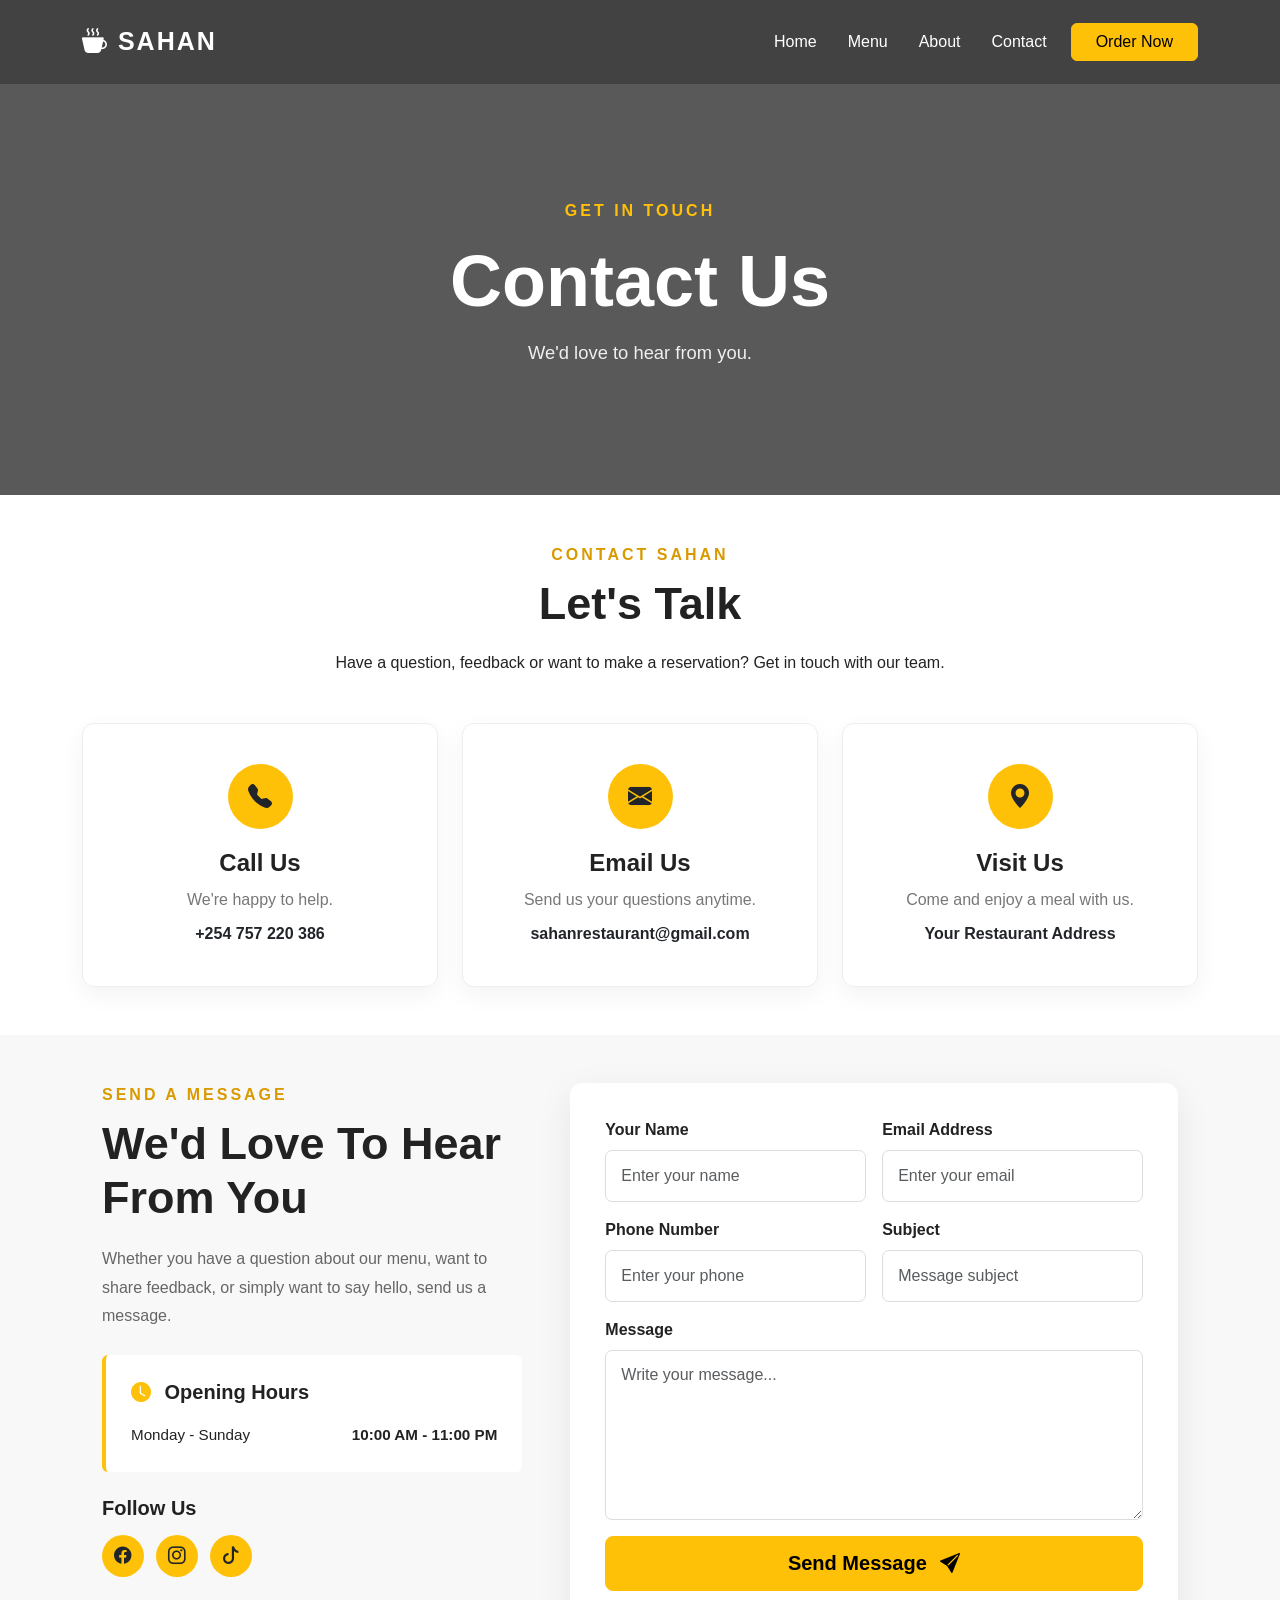
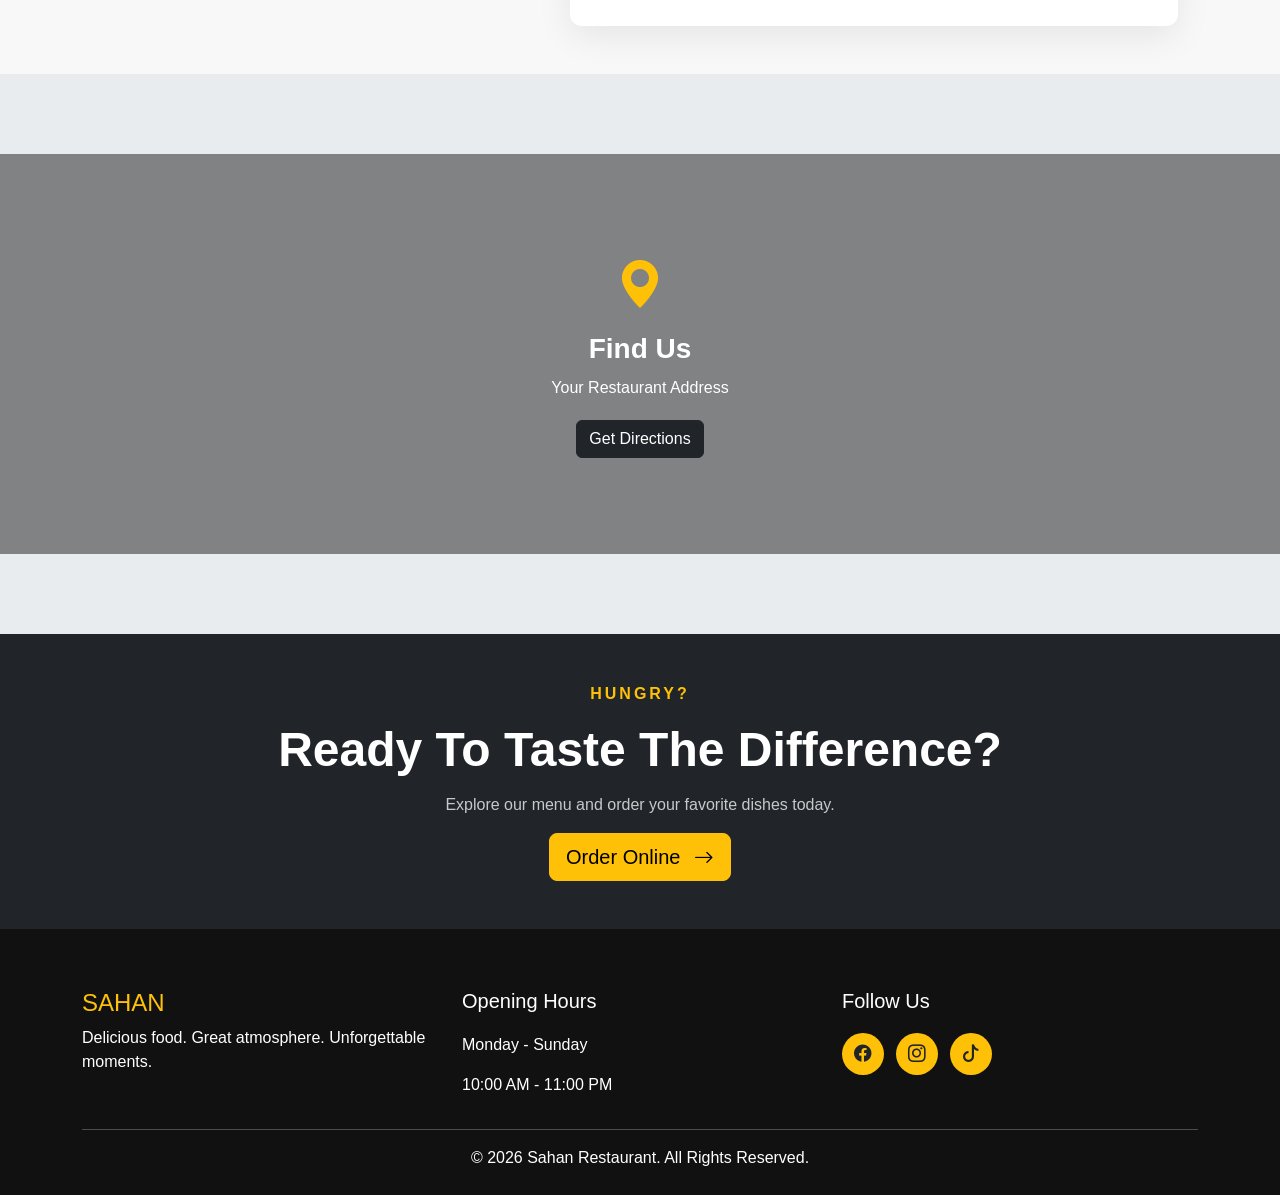
<file: contact.html>
<!DOCTYPE html>
<html lang="en">

<head>
    <meta charset="UTF-8">
    <meta name="viewport" content="width=device-width, initial-scale=1.0">

    <title>Contact Us | Sahan Restaurant</title>

    <link href="https://cdn.jsdelivr.net/npm/bootstrap@5.3.3/dist/css/bootstrap.min.css" rel="stylesheet">

    <link rel="stylesheet" href="https://cdn.jsdelivr.net/npm/bootstrap-icons@1.11.3/font/bootstrap-icons.min.css">

    <link rel="stylesheet" href="css/style.css">
</head>

<body>

    <!-- NAVBAR -->
    <nav class="navbar navbar-expand-lg navbar-dark fixed-top">
        <div class="container">

            <a class="navbar-brand fw-bold" href="index.html">
                <i class="bi bi-cup-hot-fill"></i>
                SAHAN
            </a>

            <button class="navbar-toggler" type="button" data-bs-toggle="collapse" data-bs-target="#navbarNav"
                aria-controls="navbarNav" aria-expanded="false" aria-label="Toggle navigation">
                <span class="navbar-toggler-icon"></span>
            </button>

            <div class="collapse navbar-collapse" id="navbarNav">

                <ul class="navbar-nav ms-auto align-items-lg-center">

                    <li class="nav-item">
                        <a class="nav-link" href="index.html">Home</a>
                    </li>

                    <li class="nav-item">
                        <a class="nav-link" href="menu.html">Menu</a>
                    </li>

                    <li class="nav-item">
                        <a class="nav-link" href="about.html">About</a>
                    </li>

                    <li class="nav-item">
                        <a class="nav-link active" href="contact.html">Contact</a>
                    </li>

                    <li class="nav-item ms-lg-3">
                        <a href="order.html" class="btn btn-warning px-4">
                            Order Now
                        </a>
                    </li>

                </ul>

            </div>
        </div>
    </nav>


    <!-- PAGE HERO -->
    <section class="page-hero contact-hero">

        <div class="page-hero-overlay"></div>

        <div class="container">

            <div class="page-hero-content text-center">

                <span class="section-label text-warning">
                    GET IN TOUCH
                </span>

                <h1>Contact Us</h1>

                <p>
                    We'd love to hear from you.
                </p>

            </div>

        </div>

    </section>


    <!-- CONTACT INFORMATION -->
    <section class="contact-section py-5">

        <div class="container">

            <div class="text-center mb-5">

                <span class="section-label">
                    CONTACT SAHAN
                </span>

                <h2>Let's Talk</h2>

                <p>
                    Have a question, feedback or want to make a reservation?
                    Get in touch with our team.
                </p>

            </div>

            <div class="row g-4">

                <!-- PHONE -->
                <div class="col-md-4">

                    <div class="contact-info-card text-center">

                        <div class="contact-icon">
                            <i class="bi bi-telephone-fill"></i>
                        </div>

                        <h4>Call Us</h4>

                        <p>
                            We're happy to help.
                        </p>

                        <a href="tel:+254700000000">
                            +254 757 220 386
                        </a>

                    </div>

                </div>


                <!-- EMAIL -->
                <div class="col-md-4">

                    <div class="contact-info-card text-center">

                        <div class="contact-icon">
                            <i class="bi bi-envelope-fill"></i>
                        </div>

                        <h4>Email Us</h4>

                        <p>
                            Send us your questions anytime.
                        </p>

                        <a href="mailto:info@sahanrestaurant.com">
                            sahanrestaurant@gmail.com
                        </a>

                    </div>

                </div>


                <!-- LOCATION -->
                <div class="col-md-4">

                    <div class="contact-info-card text-center">

                        <div class="contact-icon">
                            <i class="bi bi-geo-alt-fill"></i>
                        </div>

                        <h4>Visit Us</h4>

                        <p>
                            Come and enjoy a meal with us.
                        </p>

                        <span>
                            Your Restaurant Address
                        </span>

                    </div>

                </div>

            </div>

        </div>

    </section>


    <!-- CONTACT FORM -->
    <section class="contact-form-section py-5">

        <div class="container">

            <div class="row g-5 align-items-start">

                <div class="col-lg-5">

                    <span class="section-label">
                        SEND A MESSAGE
                    </span>

                    <h2>We'd Love To Hear From You</h2>

                    <p>
                        Whether you have a question about our menu,
                        want to share feedback, or simply want to say hello,
                        send us a message.
                    </p>

                    <div class="contact-hours mt-4">

                        <h5>
                            <i class="bi bi-clock-fill"></i>
                            Opening Hours
                        </h5>

                        <div class="d-flex justify-content-between">
                            <span>Monday - Sunday</span>
                            <strong>10:00 AM - 11:00 PM</strong>
                        </div>

                    </div>

                    <div class="contact-social mt-4">

                        <h5>Follow Us</h5>

                        <div class="socials">

                            <a href="#" aria-label="Facebook">
                                <i class="bi bi-facebook"></i>
                            </a>

                            <a href="#" aria-label="Instagram">
                                <i class="bi bi-instagram"></i>
                            </a>

                            <a href="#" aria-label="TikTok">
                                <i class="bi bi-tiktok"></i>
                            </a>

                        </div>

                    </div>

                </div>


                <div class="col-lg-7">

                    <div class="contact-form-card">

                        <form action="#" method="post">

                            <div class="row g-3">

                                <div class="col-md-6">

                                    <label for="name" class="form-label">
                                        Your Name
                                    </label>

                                    <input type="text" class="form-control" id="name" name="name"
                                        placeholder="Enter your name" required>

                                </div>


                                <div class="col-md-6">

                                    <label for="email" class="form-label">
                                        Email Address
                                    </label>

                                    <input type="email" class="form-control" id="email" name="email"
                                        placeholder="Enter your email" required>

                                </div>


                                <div class="col-md-6">

                                    <label for="phone" class="form-label">
                                        Phone Number
                                    </label>

                                    <input type="tel" class="form-control" id="phone" name="phone"
                                        placeholder="Enter your phone">

                                </div>


                                <div class="col-md-6">

                                    <label for="subject" class="form-label">
                                        Subject
                                    </label>

                                    <input type="text" class="form-control" id="subject" name="subject"
                                        placeholder="Message subject" required>

                                </div>


                                <div class="col-12">

                                    <label for="message" class="form-label">
                                        Message
                                    </label>

                                    <textarea class="form-control" id="message" name="message" rows="6"
                                        placeholder="Write your message..." required></textarea>

                                </div>


                                <div class="col-12">

                                    <button type="submit" class="btn btn-warning btn-lg w-100">
                                        Send Message
                                        <i class="bi bi-send-fill ms-2"></i>
                                    </button>

                                </div>

                            </div>

                        </form>

                    </div>

                </div>

            </div>

        </div>

    </section>


    <!-- MAP / LOCATION -->
    <section class="location-section">

        <div class="container-fluid p-0">

            <div class="location-placeholder">

                <div class="location-content text-center">

                    <i class="bi bi-geo-alt-fill"></i>

                    <h3>Find Us</h3>

                    <p>
                        Your Restaurant Address
                    </p>

                    <a href="#" class="btn btn-dark">
                        Get Directions
                    </a>

                </div>

            </div>

        </div>

    </section>


    <!-- CTA -->
    <section class="contact-cta py-5">

        <div class="container text-center">

            <span class="section-label text-warning">
                HUNGRY?
            </span>

            <h2>Ready To Taste The Difference?</h2>

            <p>
                Explore our menu and order your favorite dishes today.
            </p>

            <a href="order.html" class="btn btn-warning btn-lg mt-3">
                Order Online
                <i class="bi bi-arrow-right ms-2"></i>
            </a>

        </div>

    </section>


    <!-- FOOTER -->
    <footer>

        <div class="container">

            <div class="row g-4">

                <div class="col-md-4">

                    <h4>SAHAN</h4>

                    <p>
                        Delicious food. Great atmosphere.
                        Unforgettable moments.
                    </p>

                </div>

                <div class="col-md-4">

                    <h5>Opening Hours</h5>

                    <p>Monday - Sunday</p>

                    <p>10:00 AM - 11:00 PM</p>

                </div>

                <div class="col-md-4">

                    <h5>Follow Us</h5>

                    <div class="socials">

                        <a href="#" aria-label="Facebook">
                            <i class="bi bi-facebook"></i>
                        </a>

                        <a href="#" aria-label="Instagram">
                            <i class="bi bi-instagram"></i>
                        </a>

                        <a href="#" aria-label="TikTok">
                            <i class="bi bi-tiktok"></i>
                        </a>

                    </div>

                </div>

            </div>

            <hr>

            <p class="text-center mb-0">
                © 2026 Sahan Restaurant. All Rights Reserved.
            </p>

        </div>

    </footer>


    <script src="https://cdn.jsdelivr.net/npm/bootstrap@5.3.3/dist/js/bootstrap.bundle.min.js"></script>

    <script src="js/script.js"></script>

</body>

</html>
</file>
<file: css/style.css>
* {
    margin: 0;
    padding: 0;
    box-sizing: border-box;
}

body {
    font-family: Arial, sans-serif;
    color: #222;
}


/* NAVBAR */

.navbar {
    background: rgba(0, 0, 0, 0.25);
    backdrop-filter: blur(8px);
    padding: 18px 0;
}

.navbar-brand {
    font-size: 25px;
    letter-spacing: 2px;
}

.nav-link {
    color: white !important;
    margin-left: 15px;
}


/* HERO */

.hero {
    height: 100vh;
    min-height: 650px;
    position: relative;
    overflow: hidden;
    display: flex;
    align-items: center;
    justify-content: center;
    text-align: center;
}

.hero-video {
    position: absolute;
    width: 100%;
    height: 100%;
    object-fit: cover;
    z-index: -2;
}

.hero-overlay {
    position: absolute;
    inset: 0;
    background: rgba(0, 0, 0, 0.58);
    z-index: -1;
}

.hero-content {
    color: white;
    max-width: 850px;
    padding: 20px;
}

.hero-small {
    color: #ffc107;
    font-weight: bold;
    letter-spacing: 4px;
    margin-bottom: 20px;
}

.hero h1 {
    font-size: clamp(50px, 8vw, 95px);
    font-weight: 800;
    margin-bottom: 20px;
}

.hero-content p:not(.hero-small) {
    font-size: 20px;
    margin-bottom: 35px;
}

.hero-buttons {
    display: flex;
    justify-content: center;
    gap: 15px;
    flex-wrap: wrap;
}

.scroll-down {
    position: absolute;
    bottom: 25px;
    color: white;
    font-size: 30px;
    animation: bounce 1.5s infinite;
}

@keyframes bounce {
    0%, 100% {
        transform: translateY(0);
    }

    50% {
        transform: translateY(10px);
    }
}


/* SECTIONS */

section:not(.hero) {
    padding: 80px 0;
}

.section-label {
    color: #d99a00;
    font-weight: bold;
    letter-spacing: 3px;
}

section h2 {
    font-size: 45px;
    font-weight: 700;
    margin: 10px 0 20px;
}


/* INFO CARD */

.info-card {
    background: #f5f5f5;
    padding: 50px 20px;
    border-radius: 20px;
}

.info-card i {
    font-size: 35px;
    color: #d99a00;
}

.info-card h4 {
    margin-top: 15px;
}


/* FOOD CARDS */

.food-card {
    background: white;
    border-radius: 18px;
    overflow: hidden;
    box-shadow: 0 10px 30px rgba(0,0,0,.08);
    transition: .3s;
}

.food-card:hover {
    transform: translateY(-8px);
}

.food-image {
    height: 250px;
    overflow: hidden;
}

.food-image img {
    width: 100%;
    height: 100%;
    object-fit: cover;
    transition: .4s;
}

.food-card:hover img {
    transform: scale(1.08);
}

.food-content {
    padding: 25px;
}

.food-content strong {
    color: #d99a00;
    font-size: 20px;
}

.food-content a {
    text-decoration: none;
    color: #222;
    font-weight: bold;
}


/* FOOTER */

footer {
    background: #111;
    color: white;
    padding: 60px 0 25px;
}

footer h4 {
    color: #ffc107;
}

footer h5 {
    margin-bottom: 20px;
}

.socials {
    display: flex;
    gap: 15px;
}

.socials a {
    color: white;
    font-size: 25px;
    transition: .3s;
}

.socials a:hover {
    color: #ffc107;
}


/* MOBILE */

@media (max-width: 768px) {

    .hero {
        min-height: 600px;
    }

    .hero h1 {
        font-size: 48px;
    }

    .hero-content p:not(.hero-small) {
        font-size: 17px;
    }

    section h2 {
        font-size: 35px;
    }

    .navbar {
        background: rgba(0,0,0,.85);
    }

    .nav-link {
        margin-left: 0;
        padding: 12px 0 !important;
    }

}
/* ============================= */
/* MENU PAGE ADDITIONS           */
/* ============================= */

/* PAGE HEADER (used by Menu, and reusable for About/Contact/Reviews) */

.page-header {
    position: relative;
    padding: 160px 0 90px;
    background: url("https://images.unsplash.com/photo-1414235077428-338989a2e8c0?auto=format&fit=crop&w=1600&q=80")
        center/cover no-repeat;
    text-align: center;
}

.page-header-overlay {
    position: absolute;
    inset: 0;
    background: rgba(0, 0, 0, 0.6);
}

.page-header-content {
    position: relative;
    color: white;
    max-width: 700px;
}

.page-header-content h1 {
    font-size: clamp(38px, 6vw, 60px);
    font-weight: 800;
    margin-bottom: 15px;
}

.page-header-content p:not(.hero-small) {
    font-size: 18px;
}


/* CATEGORY TABS */

.category-tabs {
    display: flex;
    justify-content: center;
    flex-wrap: wrap;
    gap: 12px;
}

.cat-btn {
    border: 2px solid #222;
    background: transparent;
    color: #222;
    padding: 8px 22px;
    border-radius: 30px;
    font-weight: 600;
    transition: .3s;
}

.cat-btn:hover {
    background: #222;
    color: white;
}

.cat-btn.active {
    background: #d99a00;
    border-color: #d99a00;
    color: white;
}


/* MENU ITEM ANIMATION */

.menu-item {
    transition: opacity .3s, transform .3s;
}

.menu-item.hidden {
    display: none;
}


/* CART BADGE (on Order Now button) */

.cart-badge {
    position: absolute;
    top: -8px;
    right: -8px;
    font-size: 11px;
    min-width: 20px;
    padding: 4px 6px;
}


/* TOAST */

.order-toast {
    position: fixed;
    bottom: 25px;
    right: 25px;
    z-index: 2000;
}


/* MOBILE */

@media (max-width: 768px) {

    .page-header {
        padding: 130px 0 60px;
    }

    .cat-btn {
        padding: 6px 16px;
        font-size: 14px;
    }

}
/* ============================= */
/* ORDER PAGE ADDITIONS          */
/* ============================= */

/* ORDER ITEM ROW */

.order-item {
    display: flex;
    align-items: center;
    gap: 18px;
    background: white;
    border-radius: 14px;
    padding: 14px;
    margin-bottom: 16px;
    box-shadow: 0 6px 20px rgba(0,0,0,.06);
    border: 2px solid transparent;
    transition: .25s;
}

.order-item.selected {
    border-color: #d99a00;
}

.order-item img {
    width: 80px;
    height: 80px;
    object-fit: cover;
    border-radius: 10px;
    flex-shrink: 0;
}

.order-item-info {
    flex-grow: 1;
}

.order-item-info h5 {
    margin-bottom: 4px;
}

.order-item-info p {
    font-size: 14px;
    color: #666;
    margin-bottom: 6px;
}

.order-item-info strong {
    color: #d99a00;
}

/* QUANTITY CONTROL */

.qty-control {
    display: flex;
    align-items: center;
    gap: 10px;
    flex-shrink: 0;
}

.qty-btn {
    width: 32px;
    height: 32px;
    border-radius: 50%;
    border: 2px solid #222;
    background: white;
    font-size: 18px;
    line-height: 1;
    font-weight: bold;
    display: flex;
    align-items: center;
    justify-content: center;
    transition: .2s;
}

.qty-btn:hover {
    background: #222;
    color: white;
}

.qty-value {
    min-width: 20px;
    text-align: center;
    font-weight: bold;
}


/* ORDER SUMMARY SIDEBAR */

.order-summary {
    background: #f8f8f8;
    border-radius: 20px;
    padding: 30px;
    position: sticky;
    top: 110px;
}

.order-summary h4 {
    margin-bottom: 20px;
}

.summary-row {
    display: flex;
    justify-content: space-between;
    padding: 8px 0;
    font-size: 15px;
}

.summary-total {
    font-size: 20px;
}

.empty-cart-msg {
    color: #888;
    font-size: 14px;
    margin-bottom: 0;
}

.checkout-note {
    font-size: 13px;
    color: #888;
    text-align: center;
    margin: 12px 0 0;
}


/* MOBILE */

@media (max-width: 991px) {

    .order-summary {
        position: static;
        margin-top: 30px;
    }

}

@media (max-width: 576px) {

    .order-item {
        flex-wrap: wrap;
    }

    .order-item img {
        width: 60px;
        height: 60px;
    }

    .qty-control {
        margin-left: auto;
    }

}
/* =========================================================
   ABOUT & CONTACT PAGE STYLES
   ========================================================= */


/* ---------------------------------------------------------
   PAGE HERO
   --------------------------------------------------------- */

.page-hero {
    min-height: 55vh;
    position: relative;
    display: flex;
    align-items: center;
    justify-content: center;
    background-size: cover;
    background-position: center;
    color: #fff;
    margin-top: 0;
}

.about-hero {
    background-image: url("https://images.unsplash.com/photo-1515003197210-e0cd71810b5f?auto=format&fit=crop&w=1800&q=85");
}

.contact-hero {
    background-image: url("https://images.unsplash.com/photo-1552566626-52f8b828add9?auto=format&fit=crop&w=1800&q=85");
}

.page-hero-overlay {
    position: absolute;
    inset: 0;
    background: rgba(0, 0, 0, 0.65);
}

.page-hero-content {
    position: relative;
    z-index: 2;
    padding-top: 70px;
}

.page-hero h1 {
    font-size: clamp(2.5rem, 6vw, 4.5rem);
    font-weight: 800;
    margin: 15px 0;
}

.page-hero p {
    font-size: 1.15rem;
    margin-bottom: 0;
    color: rgba(255, 255, 255, 0.9);
}


/* ---------------------------------------------------------
   ABOUT STORY
   --------------------------------------------------------- */

.about-story {
    background: #fff;
}

.about-story h2,
.values-section h2,
.team-section h2,
.contact-section h2,
.contact-form-section h2 {
    font-weight: 700;
    margin-bottom: 20px;
}

.about-story p {
    color: #666;
    line-height: 1.8;
}

.about-image {
    overflow: hidden;
    border-radius: 12px;
    box-shadow: 0 15px 40px rgba(0, 0, 0, 0.12);
}

.about-image img {
    width: 100%;
    height: 500px;
    object-fit: cover;
    transition: transform 0.5s ease;
}

.about-image:hover img {
    transform: scale(1.04);
}


/* ---------------------------------------------------------
   VALUES
   --------------------------------------------------------- */

.values-section {
    background: #f8f8f8;
}

.value-card {
    background: #fff;
    height: 100%;
    padding: 40px 30px;
    border-radius: 12px;
    box-shadow: 0 8px 30px rgba(0, 0, 0, 0.06);
    transition: all 0.3s ease;
}

.value-card:hover {
    transform: translateY(-8px);
    box-shadow: 0 15px 40px rgba(0, 0, 0, 0.1);
}

.value-icon {
    width: 70px;
    height: 70px;
    display: flex;
    align-items: center;
    justify-content: center;
    margin: 0 auto 25px;
    border-radius: 50%;
    background: #ffc107;
    color: #212529;
    font-size: 1.7rem;
}

.value-card h4 {
    font-weight: 700;
    margin-bottom: 15px;
}

.value-card p {
    color: #666;
    line-height: 1.7;
    margin-bottom: 0;
}


/* ---------------------------------------------------------
   ABOUT STATISTICS
   --------------------------------------------------------- */

.about-stats {
    background: #212529;
    color: #fff;
}

.stat-item {
    padding: 20px;
}

.stat-item i {
    display: block;
    color: #ffc107;
    font-size: 2rem;
    margin-bottom: 15px;
}

.stat-item h3 {
    font-size: 2.5rem;
    font-weight: 800;
    margin-bottom: 5px;
}

.stat-item p {
    color: rgba(255, 255, 255, 0.7);
    margin: 0;
}


/* ---------------------------------------------------------
   TEAM
   --------------------------------------------------------- */

.team-section {
    background: #fff;
}

.team-card {
    overflow: hidden;
    border-radius: 12px;
    background: #fff;
    box-shadow: 0 8px 30px rgba(0, 0, 0, 0.08);
    transition: all 0.3s ease;
}

.team-card:hover {
    transform: translateY(-8px);
    box-shadow: 0 15px 40px rgba(0, 0, 0, 0.12);
}

.team-card img {
    width: 100%;
    height: 350px;
    object-fit: cover;
}

.team-content {
    padding: 22px 15px;
}

.team-content h4 {
    font-weight: 700;
    margin-bottom: 5px;
}

.team-content p {
    color: #777;
    margin-bottom: 0;
}


/* ---------------------------------------------------------
   ABOUT CTA
   --------------------------------------------------------- */

.about-cta,
.contact-cta {
    background: #212529;
    color: #fff;
}

.about-cta h2,
.contact-cta h2 {
    font-weight: 700;
    font-size: clamp(2rem, 4vw, 3rem);
    margin: 15px 0;
}

.about-cta p,
.contact-cta p {
    color: rgba(255, 255, 255, 0.75);
    margin-bottom: 0;
}


/* ---------------------------------------------------------
   CONTACT INFORMATION CARDS
   --------------------------------------------------------- */

.contact-section {
    background: #fff;
}

.contact-info-card {
    height: 100%;
    padding: 40px 25px;
    border-radius: 12px;
    background: #fff;
    border: 1px solid #eee;
    box-shadow: 0 8px 25px rgba(0, 0, 0, 0.05);
    transition: all 0.3s ease;
}

.contact-info-card:hover {
    transform: translateY(-7px);
    box-shadow: 0 15px 35px rgba(0, 0, 0, 0.1);
}

.contact-icon {
    width: 65px;
    height: 65px;
    display: flex;
    align-items: center;
    justify-content: center;
    margin: 0 auto 20px;
    border-radius: 50%;
    background: #ffc107;
    color: #212529;
    font-size: 1.5rem;
}

.contact-info-card h4 {
    font-weight: 700;
    margin-bottom: 10px;
}

.contact-info-card p {
    color: #777;
    margin-bottom: 10px;
}

.contact-info-card a,
.contact-info-card span {
    color: #212529;
    font-weight: 600;
    text-decoration: none;
}

.contact-info-card a:hover {
    color: #d39e00;
}


/* ---------------------------------------------------------
   CONTACT FORM
   --------------------------------------------------------- */

.contact-form-section {
    background: #f8f8f8;
}

.contact-form-section > .container {
    max-width: 1100px;
}

.contact-form-section p {
    color: #666;
    line-height: 1.8;
}

.contact-form-card {
    background: #fff;
    padding: 35px;
    border-radius: 12px;
    box-shadow: 0 10px 35px rgba(0, 0, 0, 0.08);
}

.contact-form-card .form-label {
    font-weight: 600;
    margin-bottom: 8px;
}

.contact-form-card .form-control {
    min-height: 52px;
    border: 1px solid #ddd;
    border-radius: 7px;
    padding: 12px 15px;
    box-shadow: none;
}

.contact-form-card textarea.form-control {
    min-height: 150px;
    resize: vertical;
}

.contact-form-card .form-control:focus {
    border-color: #ffc107;
    box-shadow: 0 0 0 0.2rem rgba(255, 193, 7, 0.15);
}

.contact-form-card .btn {
    min-height: 55px;
    font-weight: 600;
}


/* ---------------------------------------------------------
   CONTACT HOURS
   --------------------------------------------------------- */

.contact-hours {
    padding: 25px;
    border-left: 4px solid #ffc107;
    background: #fff;
    border-radius: 6px;
}

.contact-hours h5 {
    font-weight: 700;
    margin-bottom: 20px;
}

.contact-hours h5 i {
    color: #ffc107;
    margin-right: 8px;
}

.contact-hours span,
.contact-hours strong {
    font-size: 0.95rem;
}

.contact-hours strong {
    text-align: right;
}


/* ---------------------------------------------------------
   CONTACT SOCIAL
   --------------------------------------------------------- */

.contact-social h5 {
    font-weight: 700;
    margin-bottom: 15px;
}

.socials {
    display: flex;
    gap: 12px;
}

.socials a {
    width: 42px;
    height: 42px;
    display: flex;
    align-items: center;
    justify-content: center;
    border-radius: 50%;
    background: #ffc107;
    color: #212529;
    text-decoration: none;
    font-size: 1.1rem;
    transition: all 0.3s ease;
}

.socials a:hover {
    background: #212529;
    color: #ffc107;
    transform: translateY(-3px);
}


/* ---------------------------------------------------------
   LOCATION
   --------------------------------------------------------- */

.location-section {
    background: #e9ecef;
}

.location-placeholder {
    min-height: 400px;
    display: flex;
    align-items: center;
    justify-content: center;
    position: relative;

    background:
        linear-gradient(rgba(0, 0, 0, 0.45), rgba(0, 0, 0, 0.45)),
        url("https://images.unsplash.com/photo-1523731407965-2430cd12f5e4?auto=format&fit=crop&w=1800&q=80");

    background-size: cover;
    background-position: center;
}

.location-content {
    color: #fff;
}

.location-content > i {
    font-size: 3rem;
    color: #ffc107;
}

.location-content h3 {
    font-weight: 700;
    margin: 10px 0;
}

.location-content p {
    margin-bottom: 20px;
}


/* ---------------------------------------------------------
   GENERAL PAGE RESPONSIVENESS
   --------------------------------------------------------- */

@media (max-width: 991.98px) {

    .page-hero {
        min-height: 50vh;
    }

    .page-hero-content {
        padding-top: 80px;
    }

    .about-image img {
        height: 400px;
    }

    .team-card img {
        height: 300px;
    }

}


@media (max-width: 767.98px) {

    .page-hero {
        min-height: 45vh;
    }

    .page-hero h1 {
        font-size: 2.6rem;
    }

    .page-hero p {
        font-size: 1rem;
    }

    .about-image img {
        height: 320px;
    }

    .value-card {
        padding: 30px 20px;
    }

    .stat-item h3 {
        font-size: 2rem;
    }

    .team-card img {
        height: 320px;
    }

    .contact-form-card {
        padding: 25px 20px;
    }

    .contact-hours .d-flex {
        flex-direction: column;
        gap: 5px;
    }

    .contact-hours strong {
        text-align: left;
    }

}


@media (max-width: 575.98px) {

    .page-hero {
        min-height: 42vh;
    }

    .page-hero-content {
        padding-left: 20px;
        padding-right: 20px;
    }

    .about-image img {
        height: 280px;
    }

    .team-card img {
        height: 280px;
    }

    .location-placeholder {
        min-height: 350px;
    }

    .about-cta .btn,
    .contact-cta .btn {
        width: 100%;
        margin: 5px 0 !important;
    }

}
</file>
